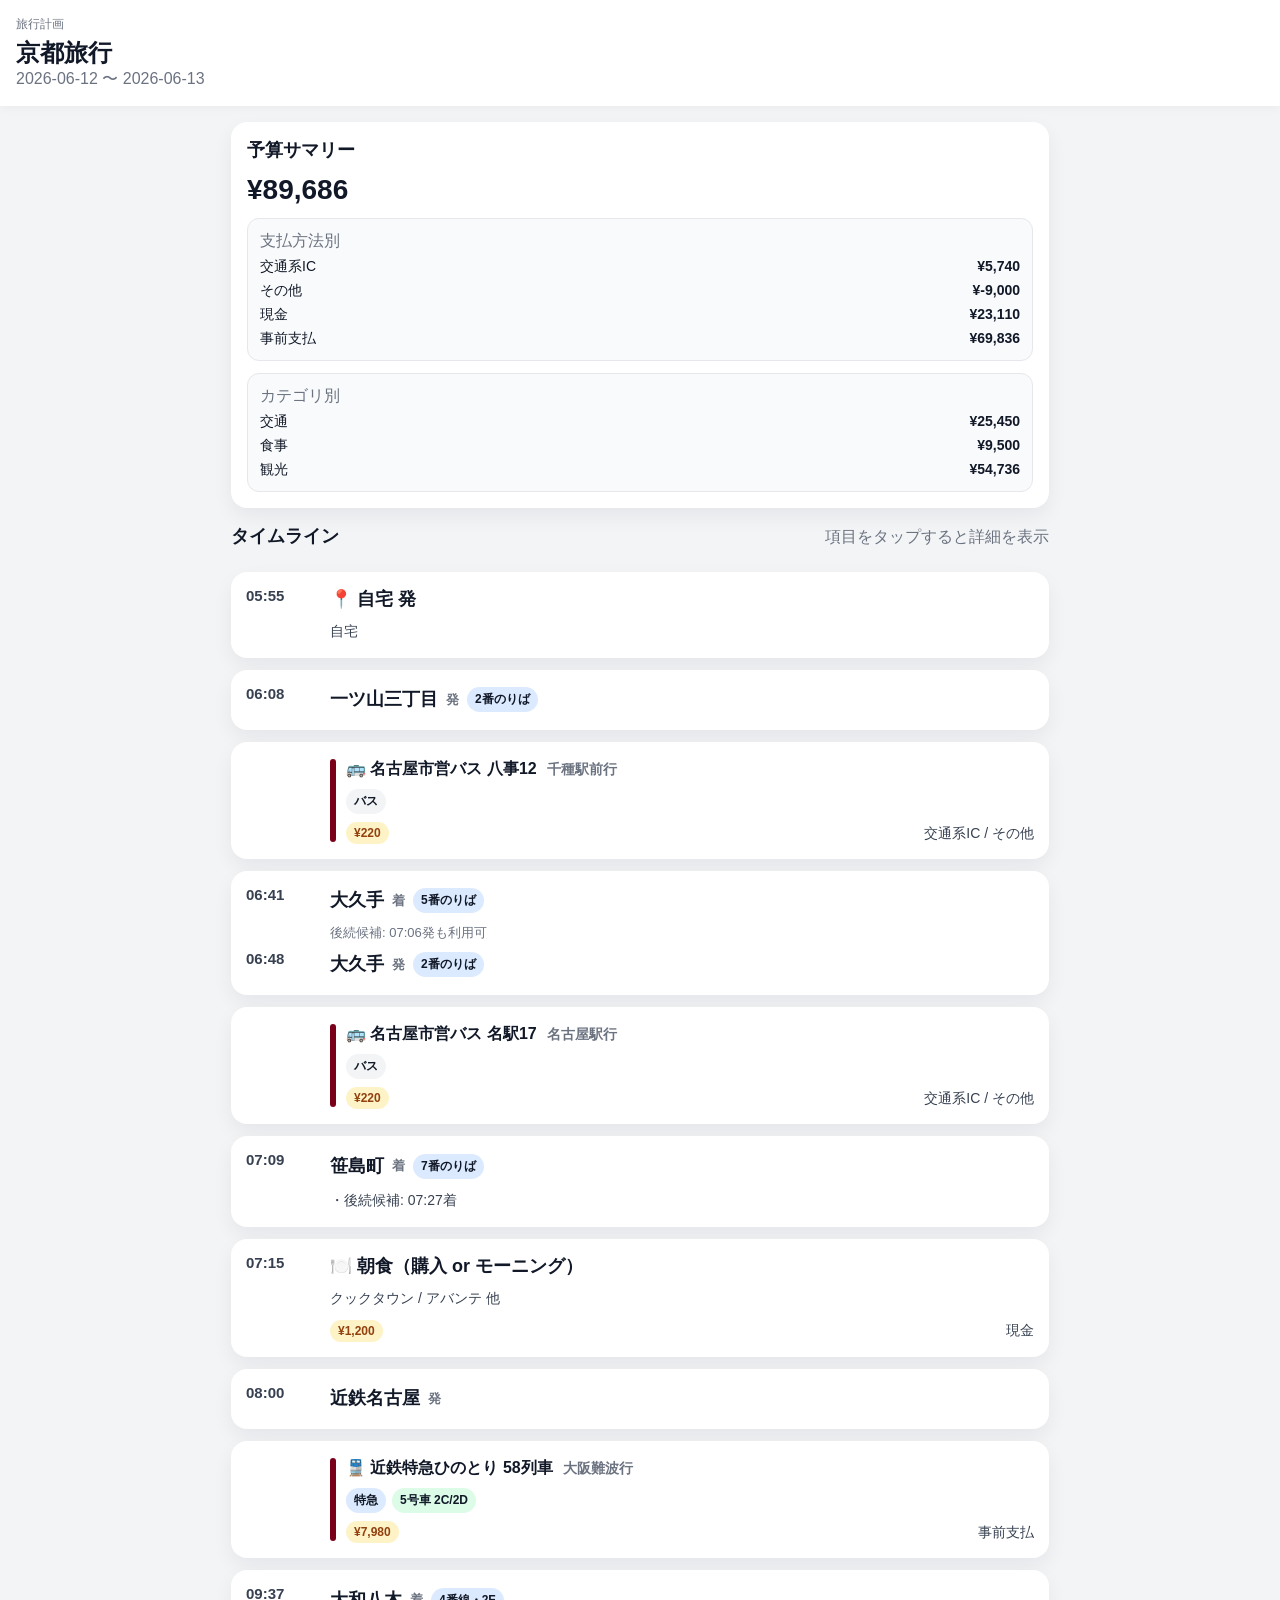
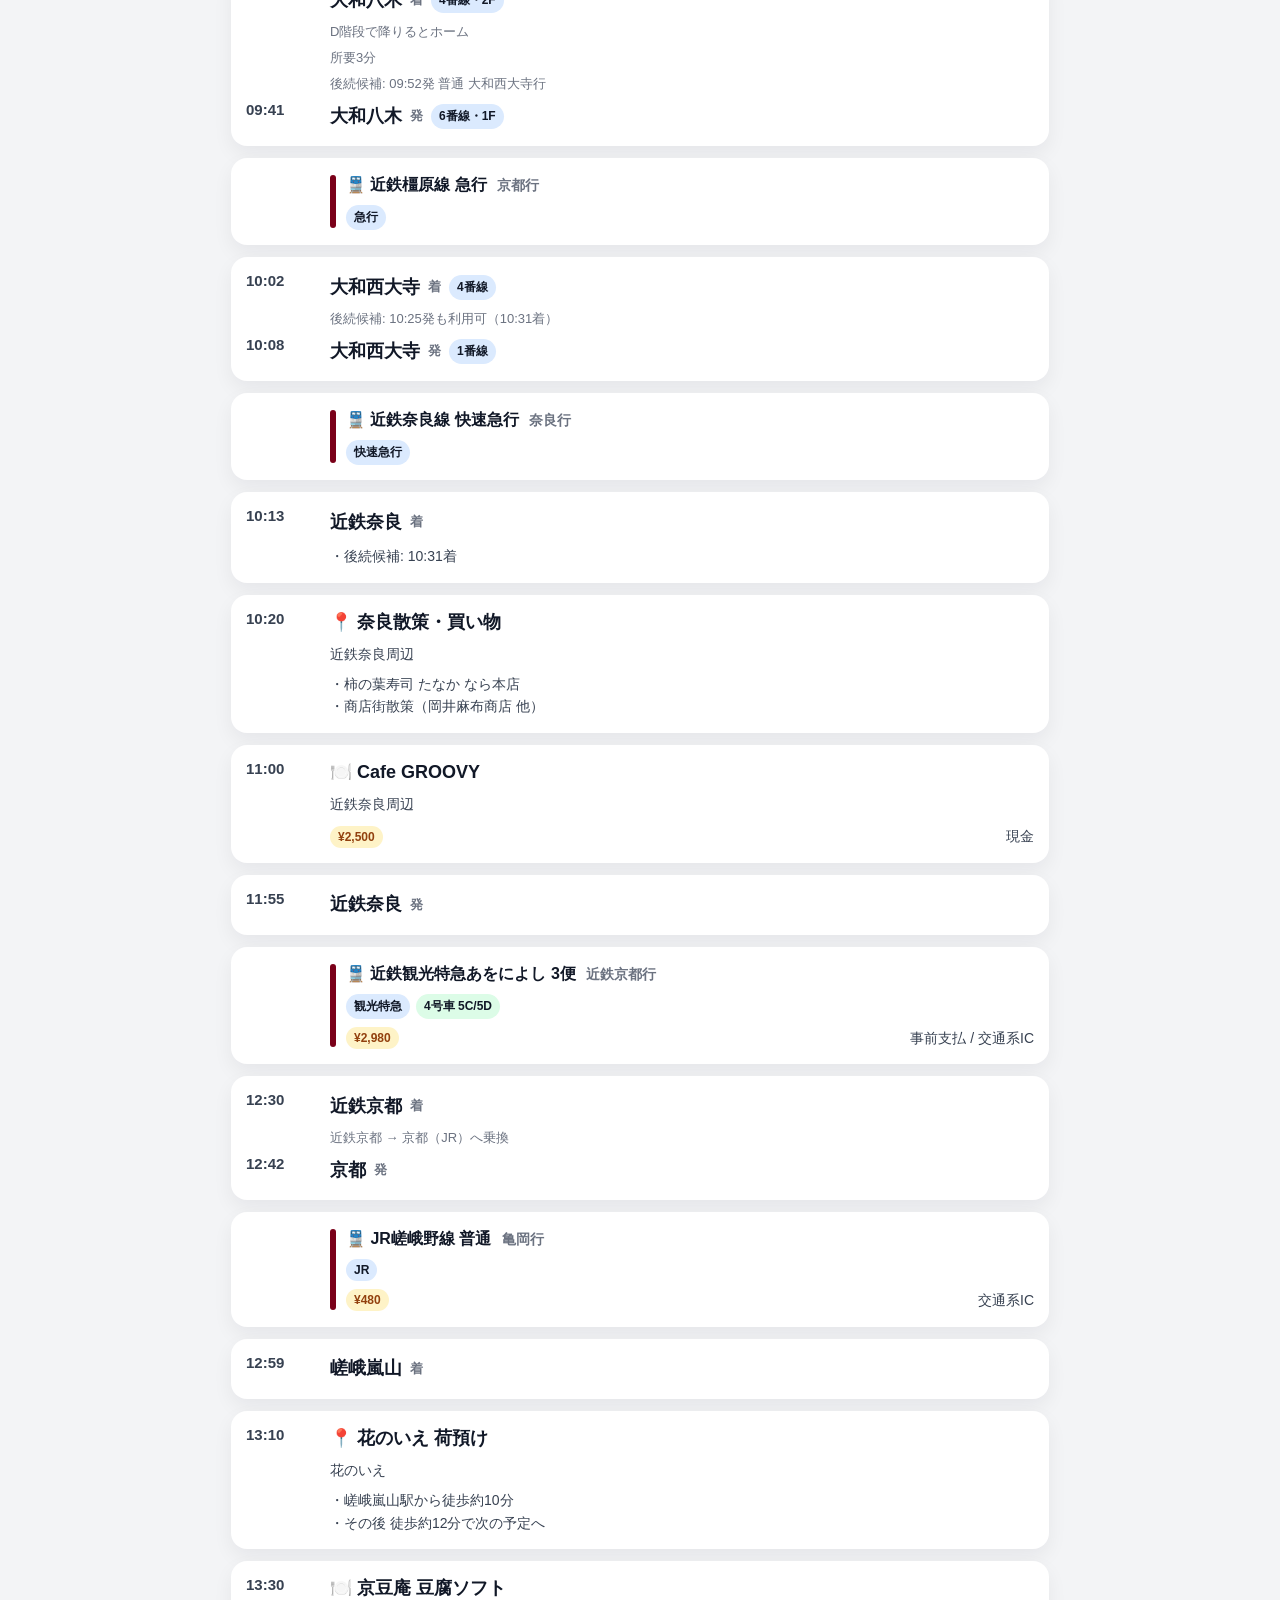
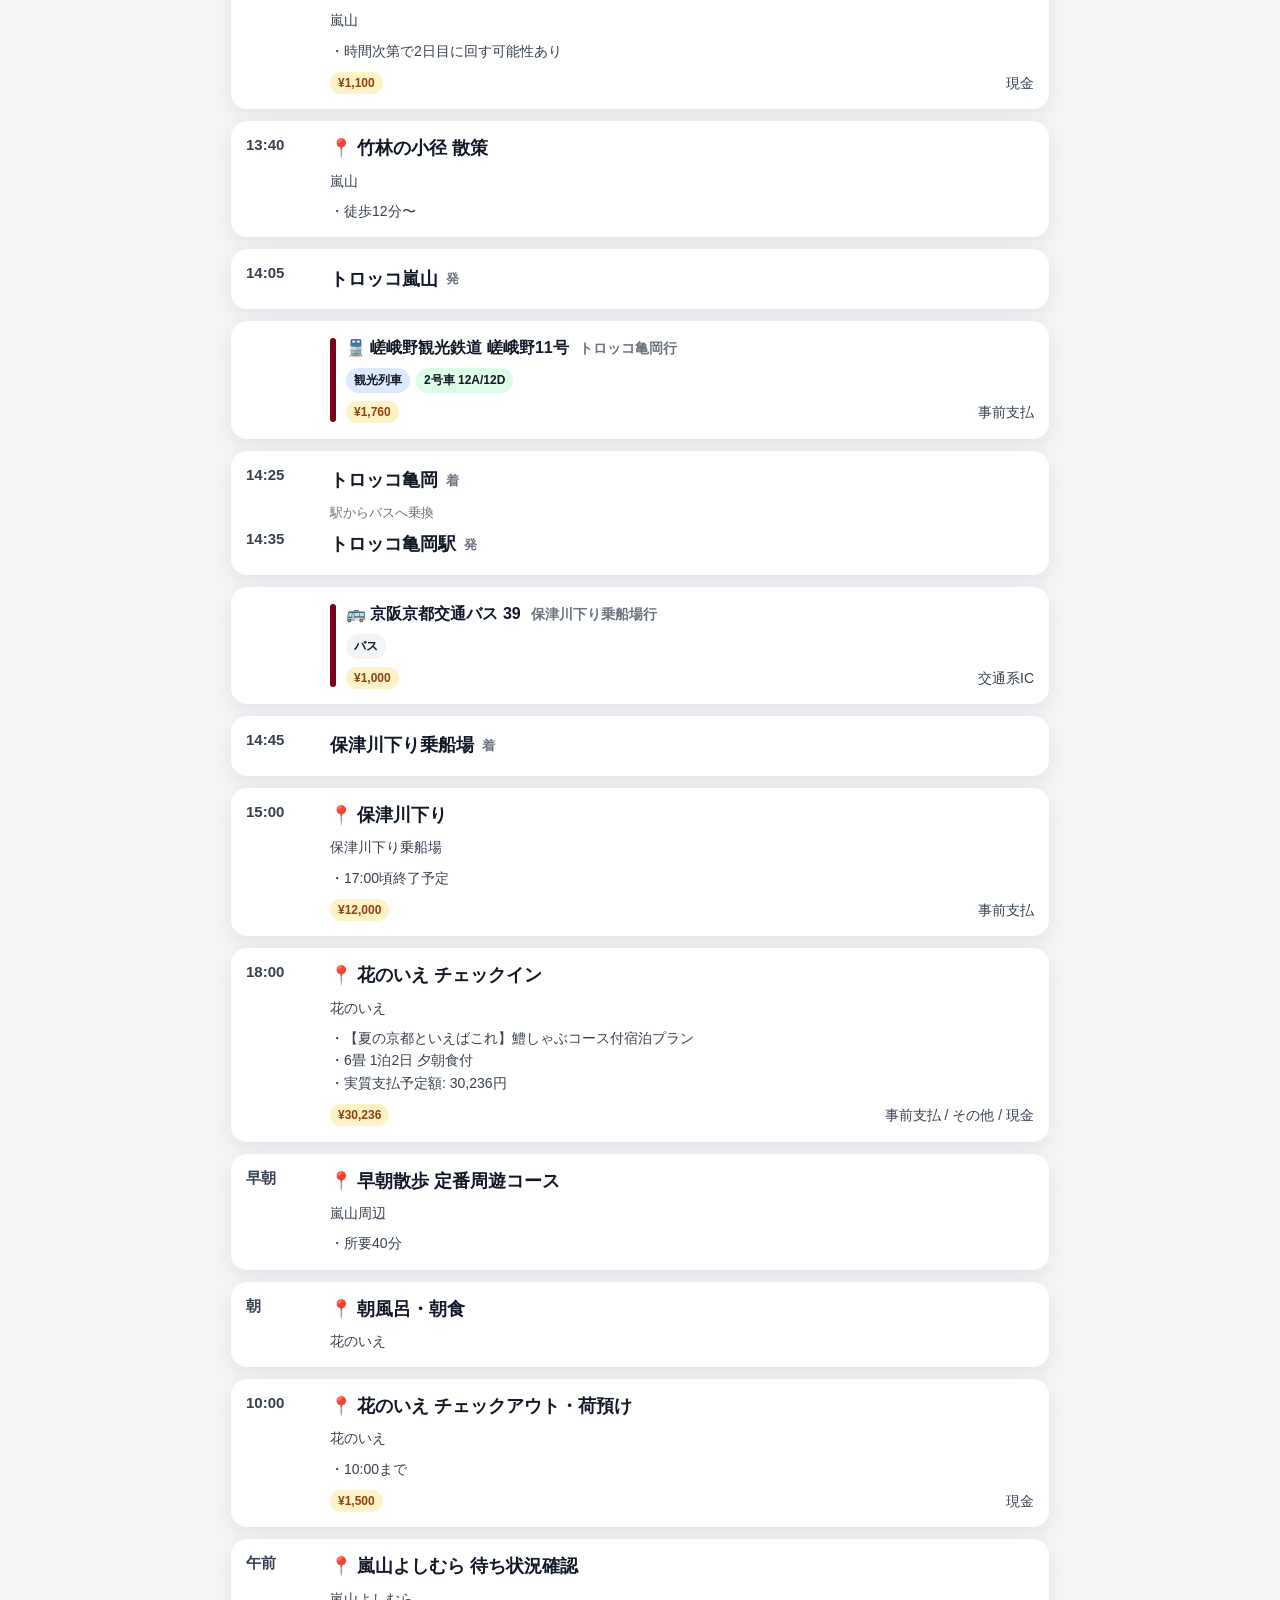
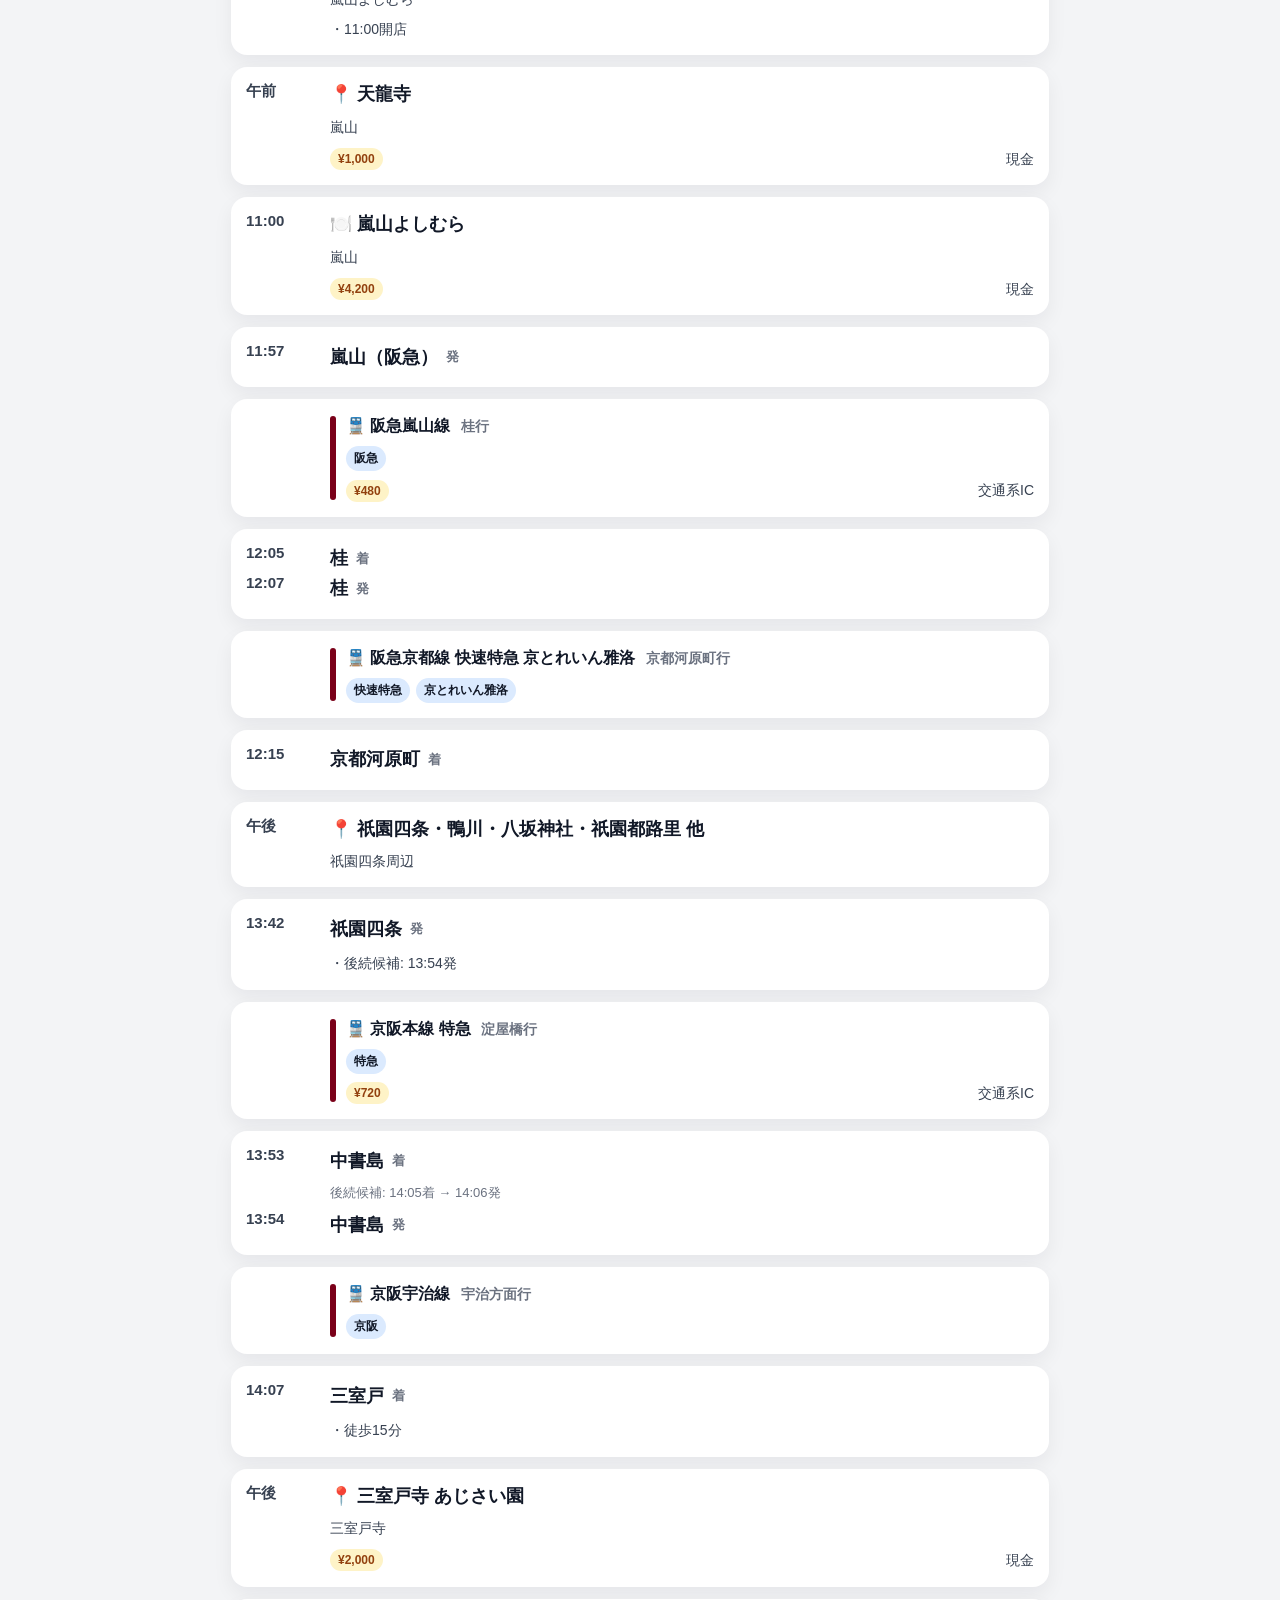
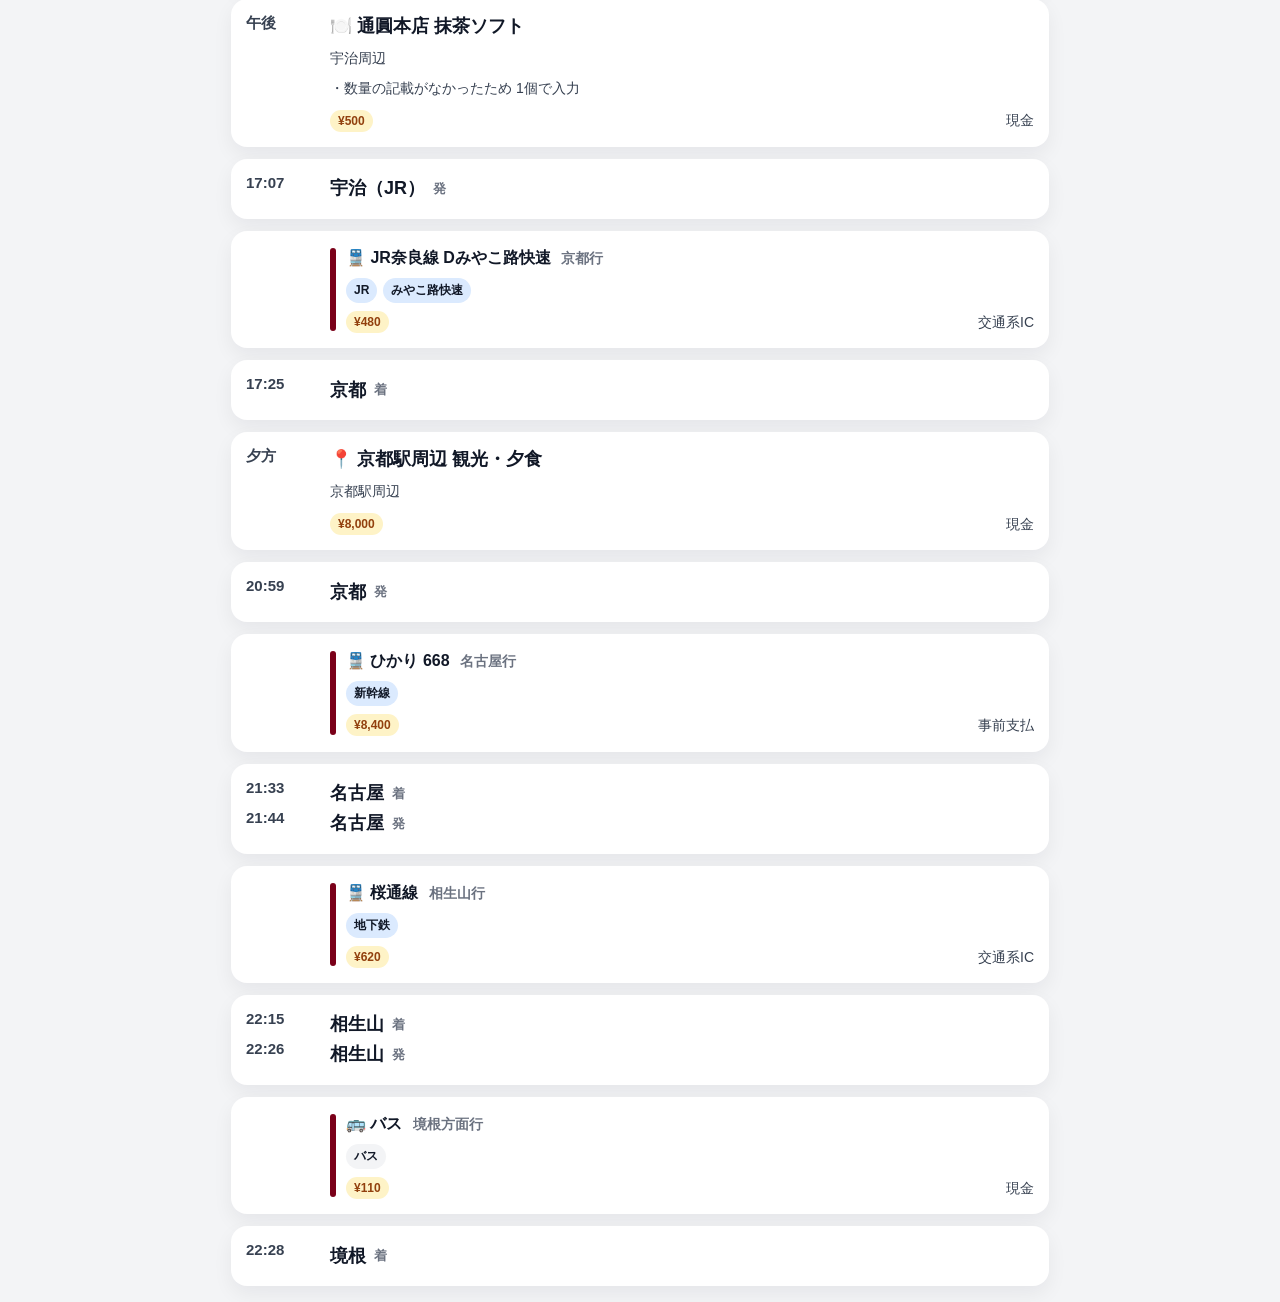
<file: index.html>
<!DOCTYPE html>
<html lang="ja">
<head>
    <meta charset="UTF-8">
    <meta name="viewport" content="width=device-width, initial-scale=1.0">
    <title>京都旅行</title>
    <link rel="stylesheet" href="style.css">
</head>
<body>
    <header class="app-header">
        <div>
            <p class="eyebrow">旅行計画</p>
            <h1 id="tripTitle">京都旅行</h1>
            <p id="tripDate" class="trip-date"></p>
        </div>
    </header>

    <main class="app-main">
        <section class="summary-card">
            <h2>予算サマリー</h2>
            <div id="budgetSummary"></div>
        </section>

        <section class="timeline-section">
            <div class="section-head">
                <h2>タイムライン</h2>
                <p class="section-note">項目をタップすると詳細を表示</p>
            </div>
            <div id="timeline"></div>
        </section>
    </main>

    <div id="detailModal" class="modal hidden" aria-hidden="true">
        <div class="modal-backdrop" data-close-modal="true"></div>
        <div class="modal-panel" role="dialog" aria-modal="true" aria-labelledby="detailTitle">
            <button id="closeModalBtn" class="close-button" type="button" aria-label="閉じる">×</button>
            <div id="detailBody"></div>
        </div>
    </div>

    <script src="script.js"></script>
</body>
</html>
</file>
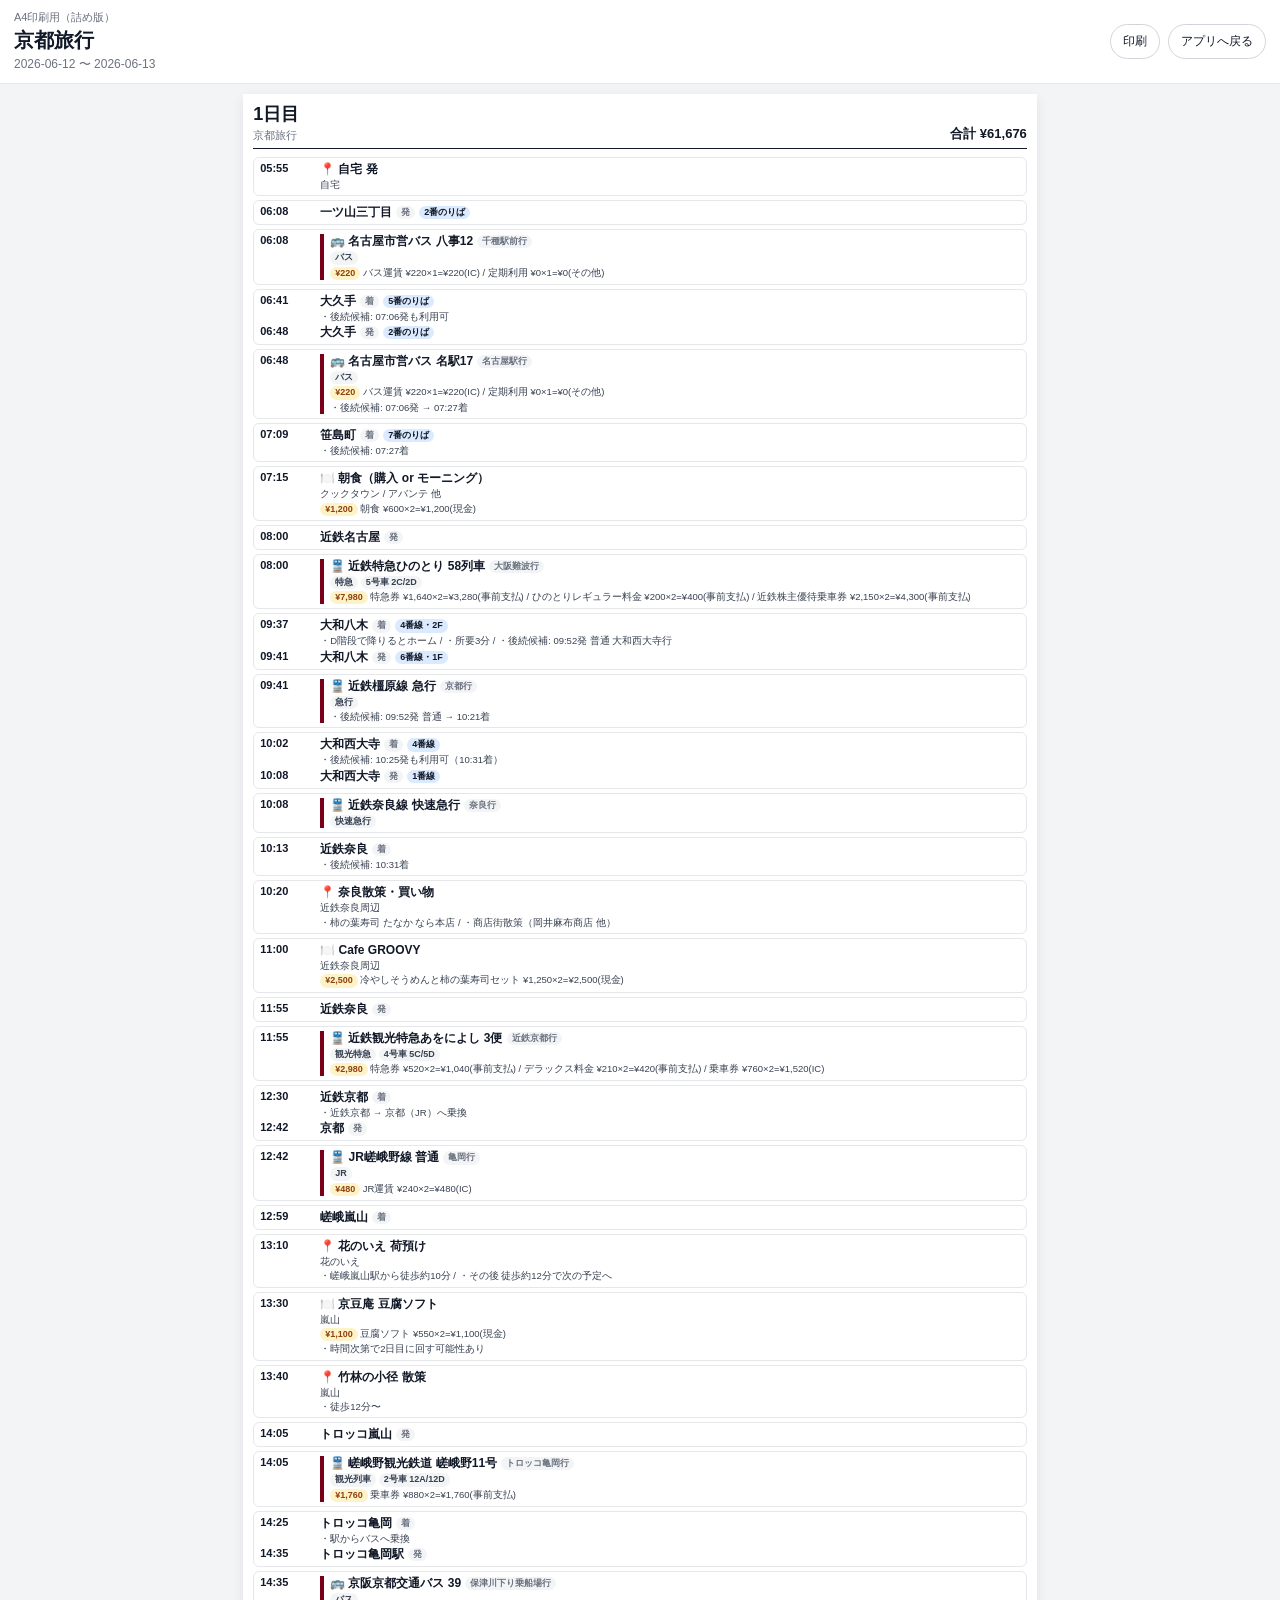
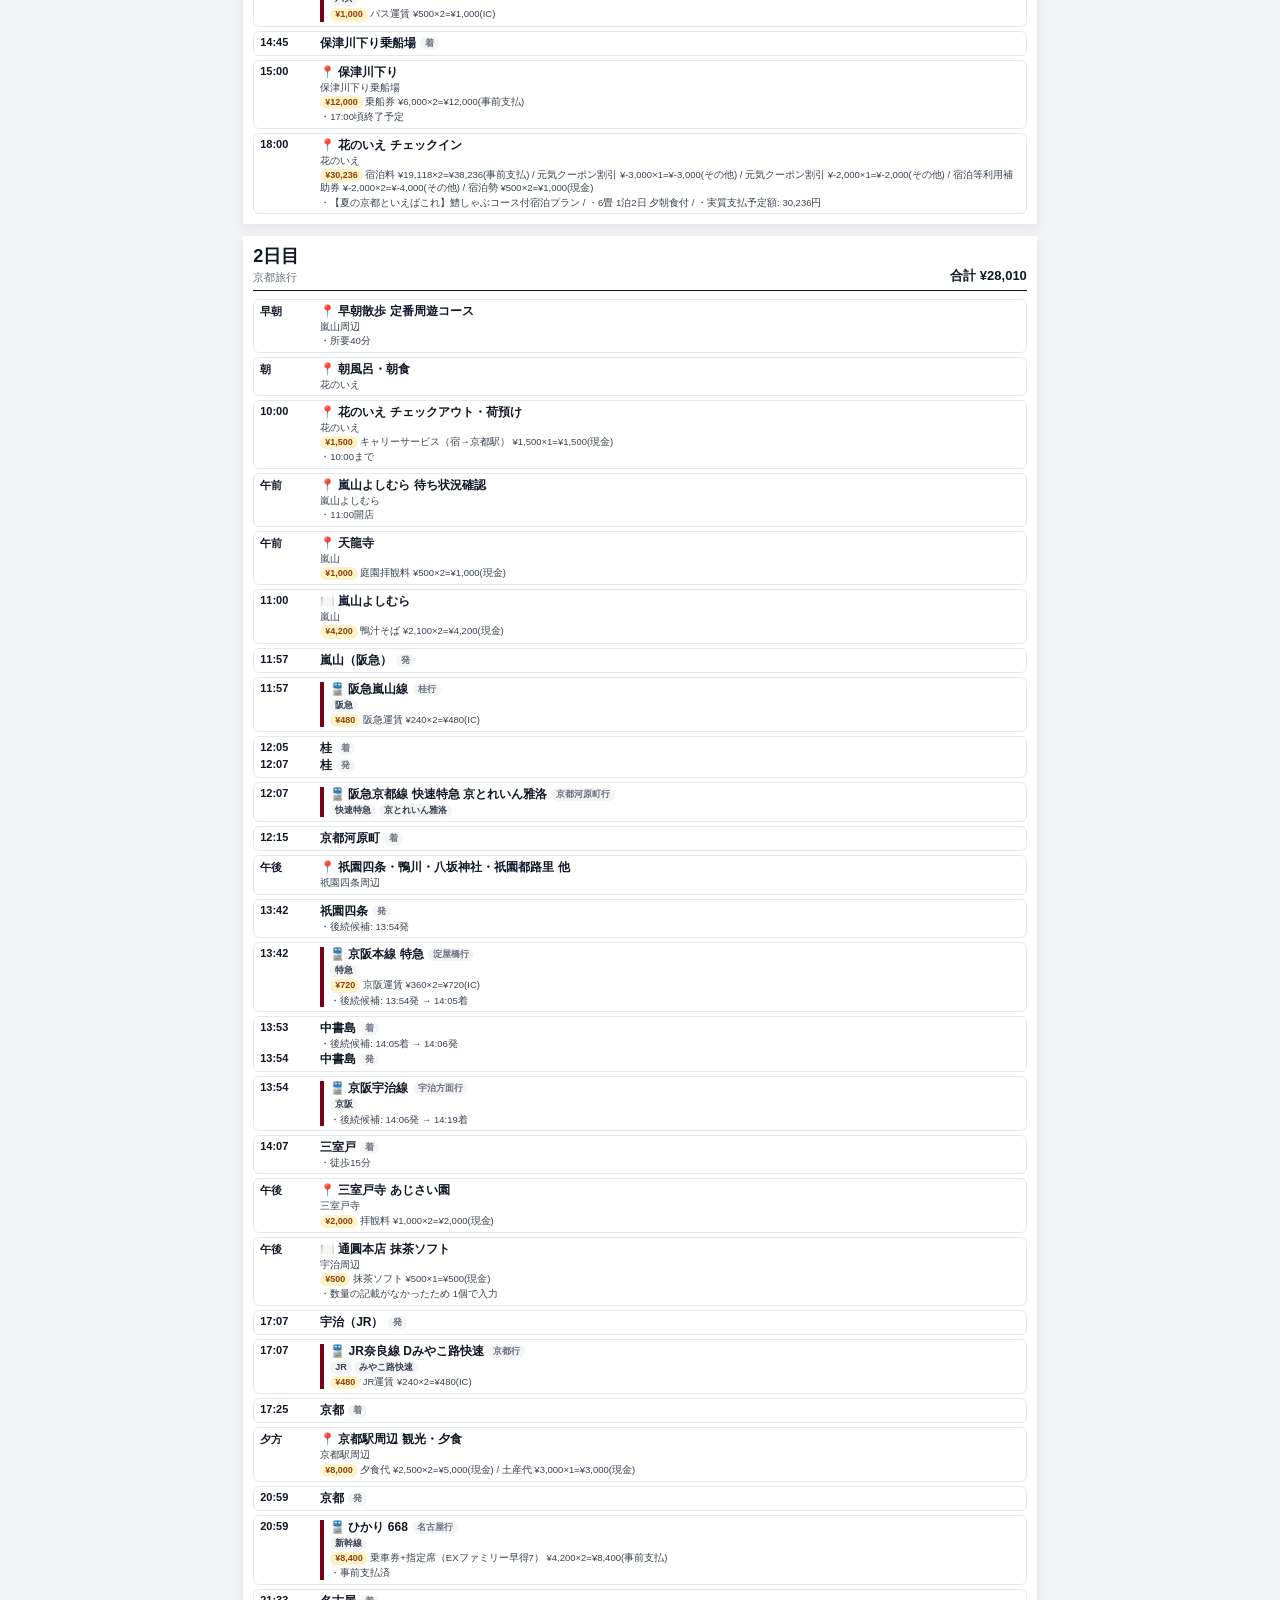
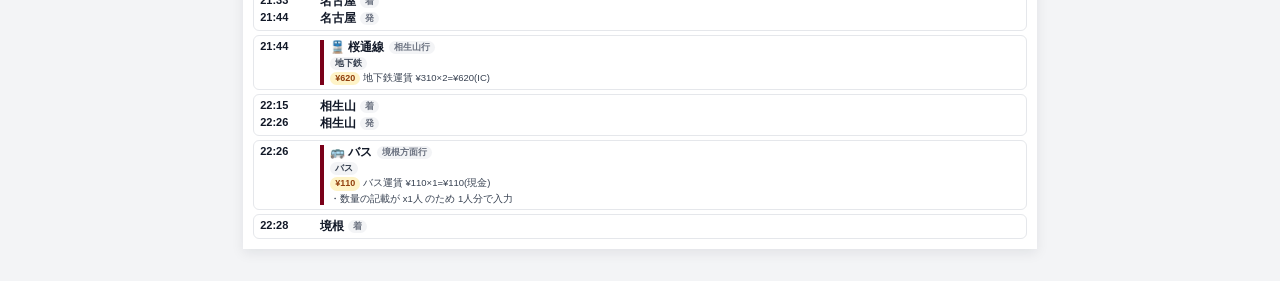
<file: print_compact.html>
<!DOCTYPE html>
<html lang="ja">
<head>
    <meta charset="UTF-8">
    <meta name="viewport" content="width=device-width, initial-scale=1.0">
    <title>京都旅行 印刷用（詰め版）</title>
    <link rel="stylesheet" href="print_compact.css">
</head>
<body>
    <div class="toolbar no-print">
        <div>
            <p class="toolbar-label">A4印刷用（詰め版）</p>
            <h1 id="printTitle">京都旅行</h1>
            <p id="printDate" class="toolbar-date"></p>
        </div>
        <div class="toolbar-actions">
            <button type="button" onclick="window.print()">印刷</button>
            <a href="index.html">アプリへ戻る</a>
        </div>
    </div>
    <main id="printRoot" class="print-app"></main>
    <script src="print_compact.js"></script>
</body>
</html>
</file>
<file: style.css>
:root {
    --bg: #f3f4f6;
    --card: #ffffff;
    --text: #111827;
    --subtext: #6b7280;
    --line: #7a0019;
    --border: #e5e7eb;
    --tag-blue: #dbeafe;
    --tag-green: #dcfce7;
    --tag-orange: #fed7aa;
    --tag-purple: #e9d5ff;
    --tag-gray: #f3f4f6;
    --shadow: 0 8px 20px rgba(15, 23, 42, 0.06);
}

* { box-sizing: border-box; }
body { margin: 0; font-family: -apple-system, BlinkMacSystemFont, "Segoe UI", sans-serif; background: var(--bg); color: var(--text); }
.app-header { position: sticky; top: 0; z-index: 10; background: rgba(255, 255, 255, 0.94); backdrop-filter: blur(8px); padding: 16px; box-shadow: 0 2px 10px rgba(0,0,0,0.04); }
.eyebrow { margin: 0 0 4px; font-size: 12px; color: var(--subtext); }
h1,h2,h3,p { margin: 0; }
h1 { font-size: 24px; }
h2 { font-size: 18px; margin-bottom: 12px; }
.trip-date,.section-note,.meta-text,.empty-text,.error-box { color: var(--subtext); }
.app-main { padding: 16px; display: grid; gap: 16px; }
.summary-card,.timeline-item { background: var(--card); border-radius: 16px; box-shadow: var(--shadow); }
.summary-card { padding: 16px; }
.section-head { display: flex; justify-content: space-between; gap: 12px; align-items: baseline; margin-bottom: 12px; }
#timeline { display: grid; gap: 12px; }
.timeline-item { padding: 14px; cursor: pointer; border: 1px solid transparent; }
.timeline-item:active,.timeline-item:hover { border-color: var(--border); }
.row { display: grid; grid-template-columns: 72px 1fr; gap: 12px; align-items: start; }
.time { font-weight: 700; font-size: 15px; color: #374151; }
.content { min-width: 0; }
.station-name,.item-title { font-size: 18px; font-weight: 700; line-height: 1.4; }
.station-row { display: flex; align-items: center; flex-wrap: wrap; gap: 8px; }
.transport-block {
    position: relative;
    margin-left: 84px;
    padding-left: 16px;
}

.transport-block::before {
    content: "";
    position: absolute;
    left: 0;
    top: 2px;
    bottom: 2px;
    width: 6px;
    border-radius: 999px;
    background: var(--line);
}

.transport-main {
    font-size: 16px;
    font-weight: 700;
    line-height: 1.5;
}

.inline-destination {
    font-size: 14px;
    font-weight: 600;
    color: var(--subtext);
    margin-left: 6px;
}

.transport-block .tags {
    margin-top: 8px;
}

.transport-block .cost-row {
    margin-top: 8px;
}
.inline-destination { font-size: 14px; font-weight: 600; color: var(--subtext); margin-left: 6px; }
.destination,.route,.transfer-meta,.note-list,.expense-list,.detail-grid,.detail-section { margin-top: 8px; }
.route,.transfer-meta,.note-list,.expense-list,.detail-grid,.detail-meta,.payment { font-size: 14px; line-height: 1.6; color: #374151; }
.tags { display: flex; flex-wrap: wrap; gap: 6px; margin-top: 10px; }
.tag,.point-tag,.cost-badge,.summary-chip { display: inline-flex; align-items: center; border-radius: 999px; padding: 4px 8px; font-size: 12px; font-weight: 700; }
.tag { background: var(--tag-gray); }
.tag-train { background: var(--tag-blue); }
.tag-seat { background: var(--tag-green); }
.tag-platform { background: var(--tag-orange); }
.tag-transfer { background: var(--tag-purple); }
.point-tag { background: var(--tag-blue); }
.cost-row { margin-top: 10px; display: flex; align-items: center; justify-content: space-between; gap: 12px; flex-wrap: wrap; }
.cost-badge { background: #fef3c7; color: #92400e; }
.transfer-note { margin: 8px 0 8px 84px; font-size: 13px; color: var(--subtext); }
.station-inline {
    display: flex;
    align-items: center;
    flex-wrap: wrap;
    gap: 8px;
    min-height: 30px;
}

.station-kind,
.transfer-kind {
    font-size: 13px;
    font-weight: 700;
    color: var(--subtext);
}

.transfer-kind {
    font-size: 13px;
    font-weight: 700;
    color: var(--subtext);
}
.summary-total { font-size: 28px; font-weight: 800; }
.summary-grid { display: grid; gap: 12px; margin-top: 12px; }
.summary-block { padding: 12px; border-radius: 12px; background: #f9fafb; border: 1px solid var(--border); }
.summary-row { display: flex; justify-content: space-between; gap: 8px; font-size: 14px; margin-top: 6px; }
.modal { position: fixed; inset: 0; z-index: 30; }
.hidden { display: none; }
.modal-backdrop { position: absolute; inset: 0; background: rgba(17, 24, 39, 0.4); }
.modal-panel { position: absolute; left: 0; right: 0; bottom: 0; background: var(--card); border-radius: 20px 20px 0 0; padding: 20px 16px 28px; max-height: 78vh; overflow: auto; box-shadow: 0 -10px 30px rgba(0,0,0,0.15); }
.close-button { position: sticky; top: 0; margin-left: auto; display: block; width: 36px; height: 36px; border: none; border-radius: 999px; background: #f3f4f6; font-size: 20px; }
.detail-title { font-size: 20px; font-weight: 800; margin-top: 4px; }
.detail-subtitle { margin-top: 4px; color: var(--subtext); font-size: 14px; }
.detail-section { padding-top: 14px; border-top: 1px solid var(--border); }
.detail-section h3 { font-size: 14px; color: var(--subtext); margin-bottom: 6px; }
ul.clean-list { margin: 0; padding-left: 18px; }
.error-box { padding: 16px; background: #fff7ed; border: 1px solid #fdba74; border-radius: 12px; }
@media (min-width: 768px) {
    .app-main { max-width: 850px; margin: 0 auto; }
    .modal-panel { width: 680px; max-width: calc(100vw - 48px); left: 50%; right: auto; transform: translateX(-50%); border-radius: 20px; top: 40px; bottom: 40px; max-height: none; }
}
</file>
<file: print_compact.css>
@page {
    size: A4 portrait;
    margin: 6mm;
}

:root {
    --bg: #f3f4f6;
    --card: #ffffff;
    --text: #111827;
    --subtext: #6b7280;
    --accent: #7a0019;
    --line: #d1d5db;
}

* { box-sizing: border-box; }
body {
    margin: 0;
    font-family: -apple-system, BlinkMacSystemFont, "Segoe UI", sans-serif;
    background: var(--bg);
    color: var(--text);
}
.toolbar {
    position: sticky;
    top: 0;
    z-index: 10;
    display: flex;
    justify-content: space-between;
    gap: 12px;
    align-items: center;
    padding: 10px 14px;
    background: rgba(255,255,255,0.95);
    border-bottom: 1px solid #e5e7eb;
}
.toolbar-label { margin: 0 0 2px; font-size: 11px; color: var(--subtext); }
.toolbar h1 { margin: 0; font-size: 20px; }
.toolbar-date { margin: 2px 0 0; font-size: 12px; color: var(--subtext); }
.toolbar-actions { display: flex; gap: 8px; flex-wrap: wrap; }
.toolbar-actions button, .toolbar-actions a {
    border: 1px solid #d1d5db; background: white; color: var(--text);
    border-radius: 999px; padding: 8px 12px; font-size: 12px; text-decoration: none;
}
.print-app { max-width: 210mm; margin: 0 auto; padding: 10px 0 20px; }
.print-page {
    width: 100%;
    min-height: calc(297mm - 12mm);
    background: var(--card);
    box-shadow: 0 4px 12px rgba(15, 23, 42, 0.08);
    padding: 8px 10px 10px;
    margin: 0 auto 12px;
    page-break-after: always;
    break-after: page;
}
.print-page:last-child { page-break-after: auto; break-after: auto; }
.page-head {
    display: flex; justify-content: space-between; align-items: flex-end; gap: 12px;
    border-bottom: 1.5px solid #111827; padding-bottom: 5px; margin-bottom: 8px;
}
.page-head h2 { margin: 0; font-size: 18px; }
.page-subtitle { margin: 2px 0 0; font-size: 11px; color: var(--subtext); }
.day-total { font-size: 13px; font-weight: 700; white-space: nowrap; }
.print-list { display: grid; gap: 4px; }
.print-item {
    border: 1px solid #e5e7eb;
    border-radius: 6px;
    padding: 4px 6px;
    break-inside: avoid;
    page-break-inside: avoid;
}
.line { display: grid; grid-template-columns: 52px 1fr; gap: 8px; align-items: start; }
.time { font-weight: 700; font-size: 11px; }
.detail { min-width: 0; }
.title-row { display: flex; flex-wrap: wrap; align-items: center; gap: 4px; }
.name { font-size: 12px; font-weight: 700; line-height: 1.25; }
.kind, .point, .tag, .badge {
    display: inline-flex; align-items: center; border-radius: 999px;
    padding: 1px 5px; font-size: 9px; font-weight: 700; line-height: 1.25;
}
.kind { background: #f3f4f6; color: var(--subtext); }
.point { background: #dbeafe; }
.tag { background: #f3f4f6; }
.badge { background: #fef3c7; color: #92400e; }
.meta, .notes, .expenses, .transfer-note {
    margin-top: 2px; color: #374151; font-size: 9.5px; line-height: 1.3; white-space: pre-wrap;
}
.transport-box { border-left: 4px solid var(--accent); padding-left: 6px; }
.expense-list { margin: 2px 0 0; padding-left: 12px; }
.expense-list li { margin: 1px 0; }
.compact-inline { display: inline; }
.empty-box, .error-box { background: white; border: 1px solid #e5e7eb; border-radius: 8px; padding: 12px; }

@media print {
    body { background: white; }
    .no-print { display: none !important; }
    .print-app { max-width: none; margin: 0; padding: 0; }
    .print-page { box-shadow: none; margin: 0; border: none; min-height: auto; width: auto; padding: 0; }
}
</file>
